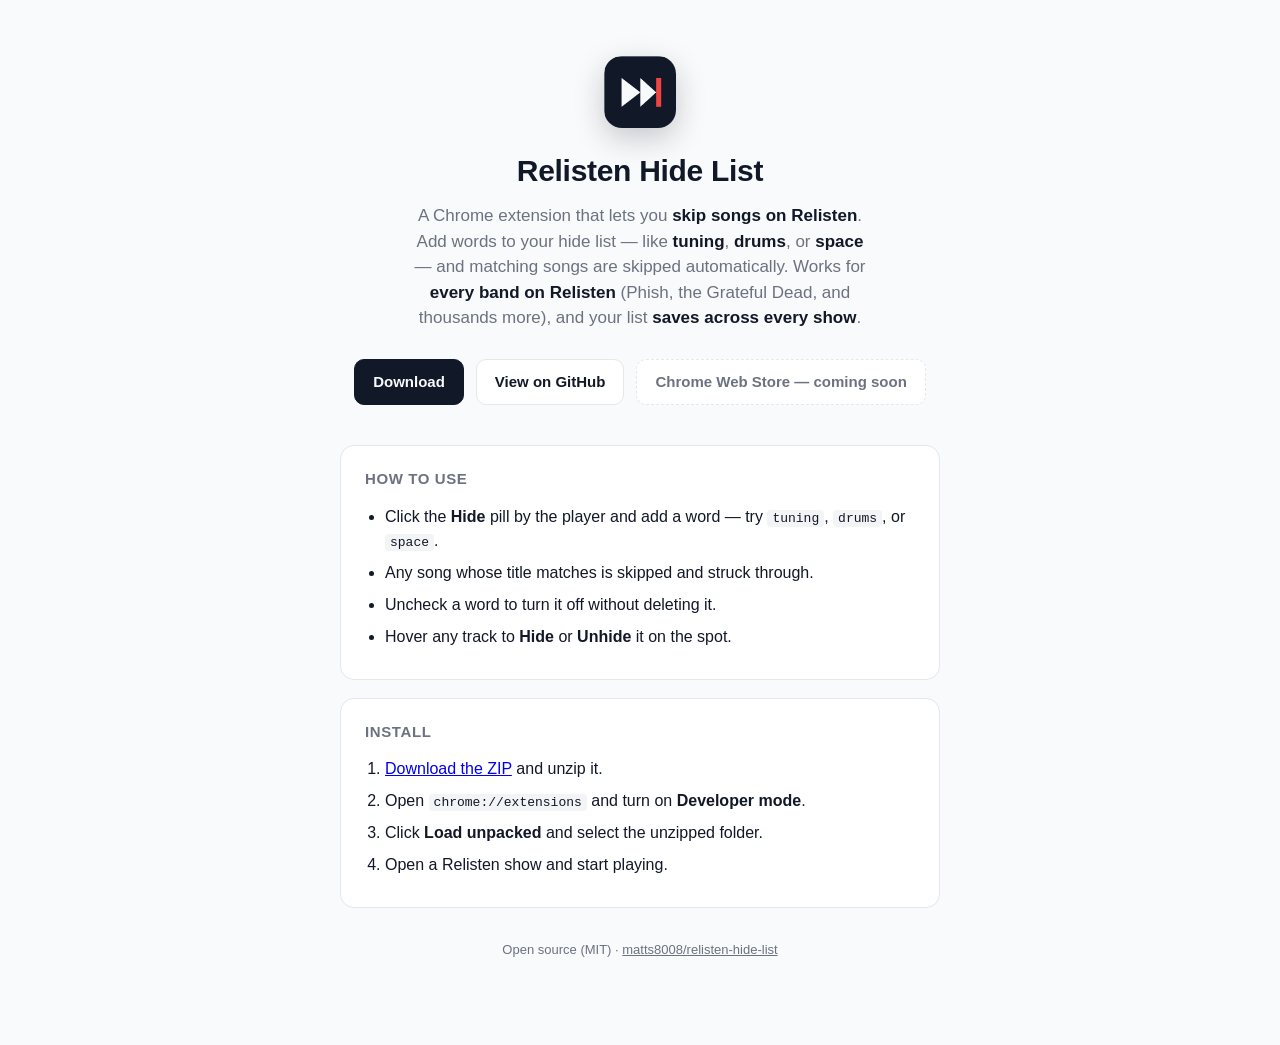
<file: docs/index.html>
<!doctype html>
<html lang="en">
  <head>
    <meta charset="utf-8">
    <meta name="viewport" content="width=device-width, initial-scale=1">
    <title>Relisten Hide List</title>
    <meta name="description" content="A Chrome extension that lets you skip songs on Relisten. Your hide list saves across every Grateful Dead show.">
    <link rel="icon" href="icon.png">
    <style>
      :root {
        --ink: #111827;
        --muted: #6b7280;
        --line: #e5e7eb;
        --accent: #ef4444;
      }
      * { box-sizing: border-box; }
      body {
        margin: 0;
        background: #f9fafb;
        color: var(--ink);
        font-family: -apple-system, BlinkMacSystemFont, "Segoe UI", Roboto, Helvetica, Arial, sans-serif;
        line-height: 1.5;
      }
      .wrap { max-width: 640px; margin: 0 auto; padding: 56px 20px 72px; }
      .badge {
        width: 72px; height: 72px; border-radius: 18px; display: block; margin: 0 auto 20px;
        box-shadow: 0 10px 30px rgba(17, 24, 39, 0.22);
      }
      h1 { font-size: 30px; text-align: center; margin: 0 0 10px; letter-spacing: -0.3px; }
      .tagline { text-align: center; font-size: 17px; color: var(--muted); margin: 0 auto 28px; max-width: 460px; }
      .tagline strong { color: var(--ink); }
      .cta { display: flex; gap: 12px; justify-content: center; flex-wrap: wrap; margin-bottom: 40px; }
      .btn {
        display: inline-flex; align-items: center; gap: 8px; text-decoration: none;
        font-weight: 600; font-size: 15px; padding: 11px 18px; border-radius: 10px;
        border: 1px solid var(--line);
      }
      .btn-primary { background: var(--ink); color: #f9fafb; border-color: var(--ink); }
      .btn-ghost { background: #fff; color: var(--ink); }
      .btn-soon { background: #fff; color: var(--muted); border-style: dashed; cursor: default; }
      .card {
        background: #fff; border: 1px solid var(--line); border-radius: 14px;
        padding: 22px 24px; margin-bottom: 18px;
      }
      .card h2 { font-size: 15px; text-transform: uppercase; letter-spacing: 0.6px; color: var(--muted); margin: 0 0 14px; }
      ol, ul { margin: 0; padding-left: 20px; }
      li { margin-bottom: 8px; }
      code { background: #f3f4f6; border-radius: 4px; padding: 1px 5px; font-size: 13px; }
      .foot { text-align: center; color: var(--muted); font-size: 13px; margin-top: 32px; }
      .foot a { color: var(--muted); }
    </style>
  </head>
  <body>
    <div class="wrap">
      <img class="badge" src="icon.png" alt="Relisten Hide List icon">
      <h1>Relisten Hide List</h1>
      <p class="tagline">A Chrome extension that lets you <strong>skip songs on Relisten</strong>. Add words to your hide list &mdash; like <strong>tuning</strong>, <strong>drums</strong>, or <strong>space</strong> &mdash; and matching songs are skipped automatically. Works for <strong>every band on Relisten</strong> (Phish, the Grateful Dead, and thousands more), and your list <strong>saves across every show</strong>.</p>

      <div class="cta">
        <a class="btn btn-primary" href="https://github.com/matts8008/relisten-hide-list/releases/latest">Download</a>
        <a class="btn btn-ghost" href="https://github.com/matts8008/relisten-hide-list">View on GitHub</a>
        <span class="btn btn-soon">Chrome Web Store &mdash; coming soon</span>
      </div>

      <div class="card">
        <h2>How to use</h2>
        <ul>
          <li>Click the <strong>Hide</strong> pill by the player and add a word &mdash; try <code>tuning</code>, <code>drums</code>, or <code>space</code>.</li>
          <li>Any song whose title matches is skipped and struck through.</li>
          <li>Uncheck a word to turn it off without deleting it.</li>
          <li>Hover any track to <strong>Hide</strong> or <strong>Unhide</strong> it on the spot.</li>
        </ul>
      </div>

      <div class="card">
        <h2>Install</h2>
        <ol>
          <li><a href="https://github.com/matts8008/relisten-hide-list/releases/latest">Download the ZIP</a> and unzip it.</li>
          <li>Open <code>chrome://extensions</code> and turn on <strong>Developer mode</strong>.</li>
          <li>Click <strong>Load unpacked</strong> and select the unzipped folder.</li>
          <li>Open a Relisten show and start playing.</li>
        </ol>
      </div>

      <p class="foot">Open source (MIT) &middot; <a href="https://github.com/matts8008/relisten-hide-list">matts8008/relisten-hide-list</a></p>
    </div>
  </body>
</html>
</file>
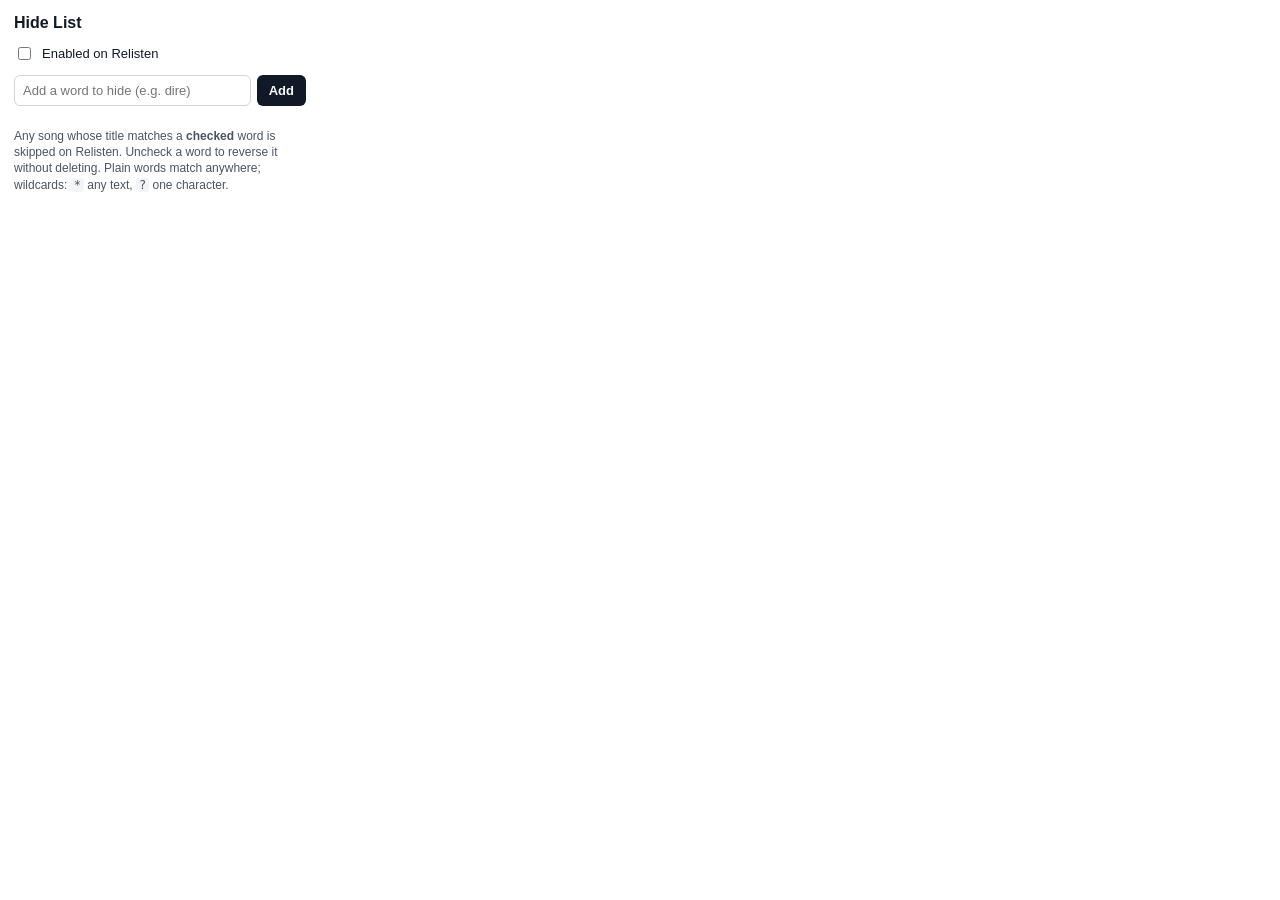
<file: popup.html>
<!doctype html>
<html lang="en">
  <head>
    <meta charset="utf-8">
    <meta name="viewport" content="width=device-width, initial-scale=1">
    <title>Relisten Hide List</title>
    <link rel="stylesheet" href="popup.css">
  </head>
  <body>
    <main>
      <h1>Hide List</h1>
      <label class="toggle">
        <input id="enabled" type="checkbox">
        <span>Enabled on Relisten</span>
      </label>

      <div class="add">
        <input id="add-input" type="text" placeholder="Add a word to hide (e.g. dire)" spellcheck="false">
        <button id="add-btn" type="button">Add</button>
      </div>

      <div id="list" class="list"></div>

      <p>Any song whose title matches a <strong>checked</strong> word is skipped on Relisten. Uncheck a word to reverse it without deleting. Plain words match anywhere; wildcards: <code>*</code> any text, <code>?</code> one character.</p>
      <div id="saved" aria-live="polite"></div>
    </main>
    <script src="popup.js"></script>
  </body>
</html>
</file>
<file: popup.css>
body {
  background: #ffffff;
  color: #111827;
  font-family: Arial, Helvetica, sans-serif;
  margin: 0;
  width: 320px;
}

main {
  padding: 14px;
}

h1 {
  font-size: 16px;
  letter-spacing: 0;
  margin: 0 0 12px;
}

.toggle {
  align-items: center;
  display: flex;
  font-size: 13px;
  gap: 8px;
  margin-bottom: 12px;
}

.add {
  display: flex;
  gap: 6px;
  margin-bottom: 10px;
}

.add input {
  border: 1px solid #d1d5db;
  border-radius: 6px;
  box-sizing: border-box;
  color: #111827;
  flex: 1;
  font-family: Arial, Helvetica, sans-serif;
  font-size: 13px;
  padding: 7px 8px;
}

.add button {
  background: #111827;
  border: 0;
  border-radius: 6px;
  color: #f9fafb;
  cursor: pointer;
  font-size: 13px;
  font-weight: 700;
  padding: 0 12px;
}

.list {
  display: flex;
  flex-direction: column;
  gap: 4px;
  margin-bottom: 10px;
  max-height: 240px;
  overflow-y: auto;
}

.word {
  align-items: center;
  background: #f9fafb;
  border: 1px solid #e5e7eb;
  border-radius: 6px;
  cursor: pointer;
  display: flex;
  font-size: 13px;
  gap: 8px;
  padding: 6px 8px;
}

.word-off {
  opacity: 0.55;
}

.word-off .word-text {
  text-decoration: line-through;
}

.word-text {
  flex: 1;
  overflow: hidden;
  text-overflow: ellipsis;
  white-space: nowrap;
}

.word-remove {
  background: transparent;
  border: 0;
  color: #9ca3af;
  cursor: pointer;
  font-size: 15px;
  line-height: 1;
  padding: 0 2px;
}

.word-remove:hover {
  color: #ef4444;
}

.empty {
  color: #6b7280;
  font-size: 12px;
  padding: 6px 2px;
}

p,
#saved {
  color: #4b5563;
  font-size: 12px;
  line-height: 1.35;
}

#saved {
  min-height: 16px;
}

code {
  background: #f3f4f6;
  border-radius: 3px;
  padding: 0 3px;
}
</file>
